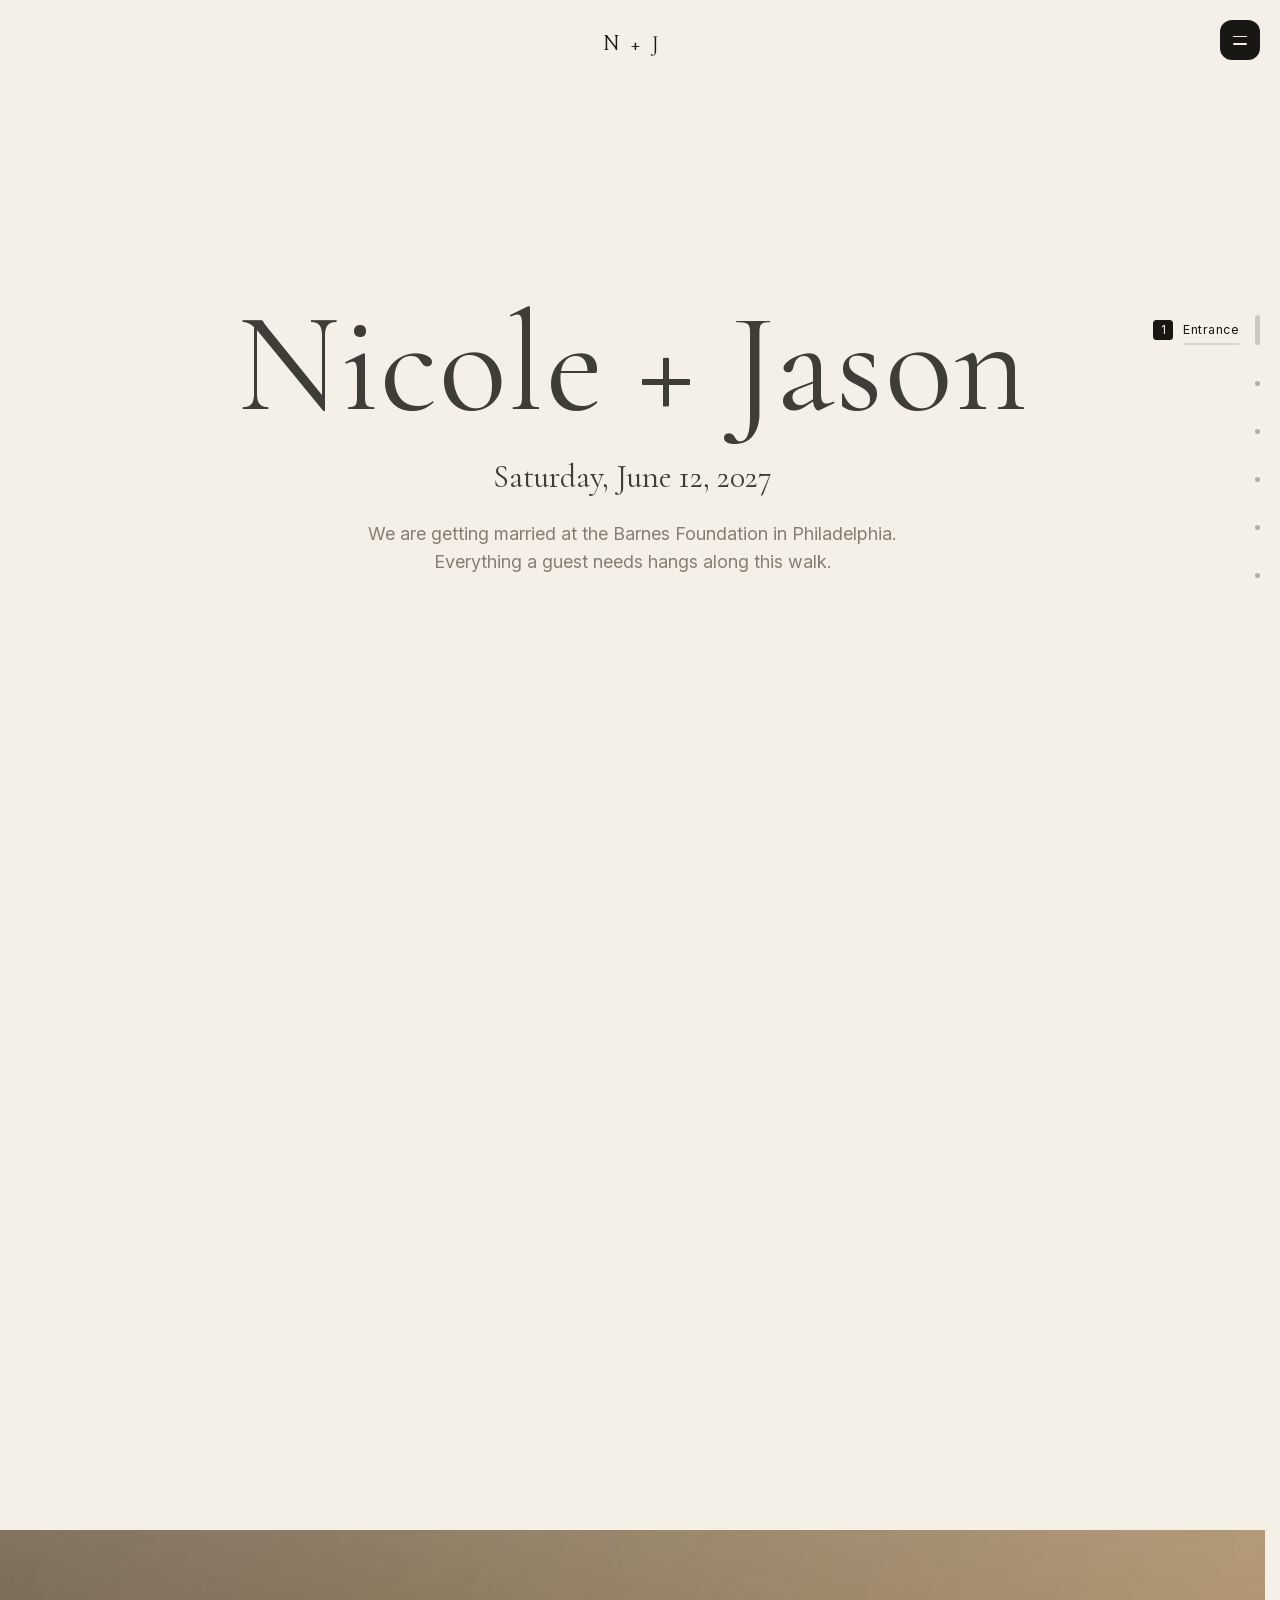
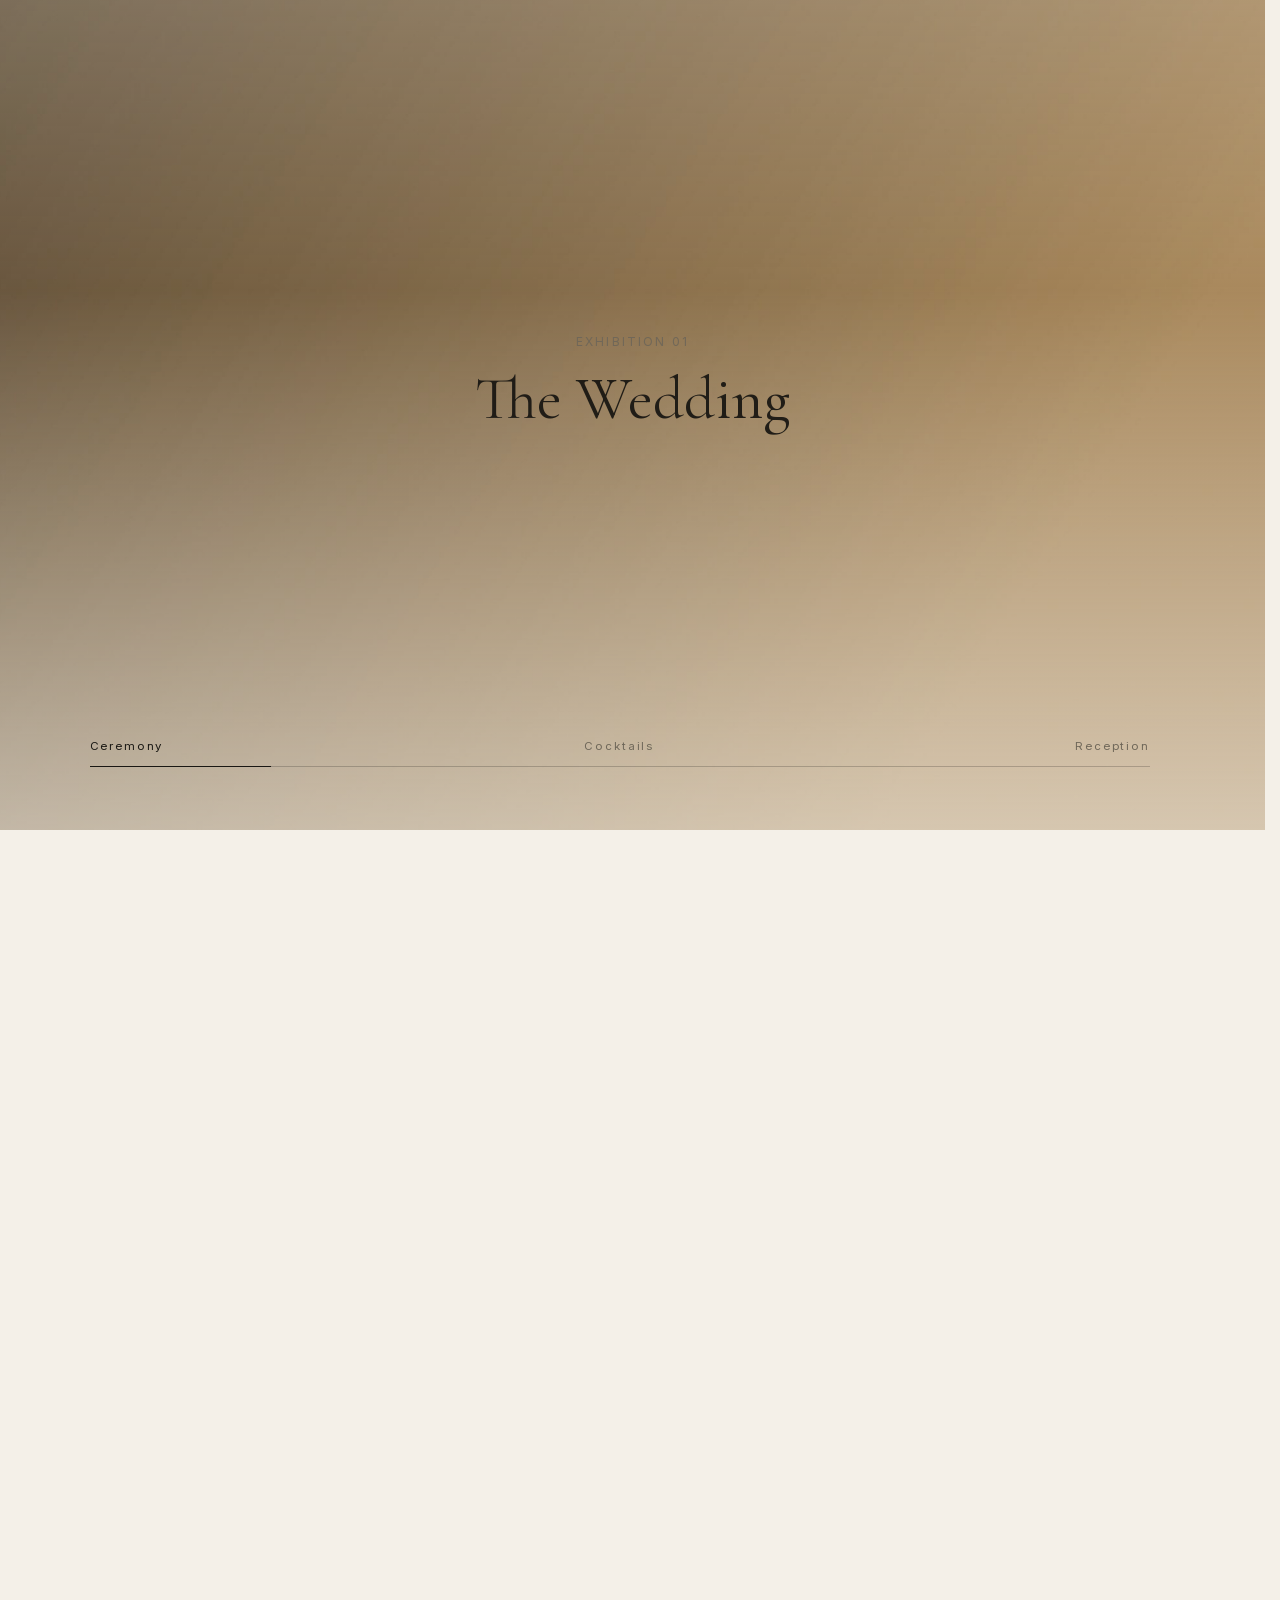
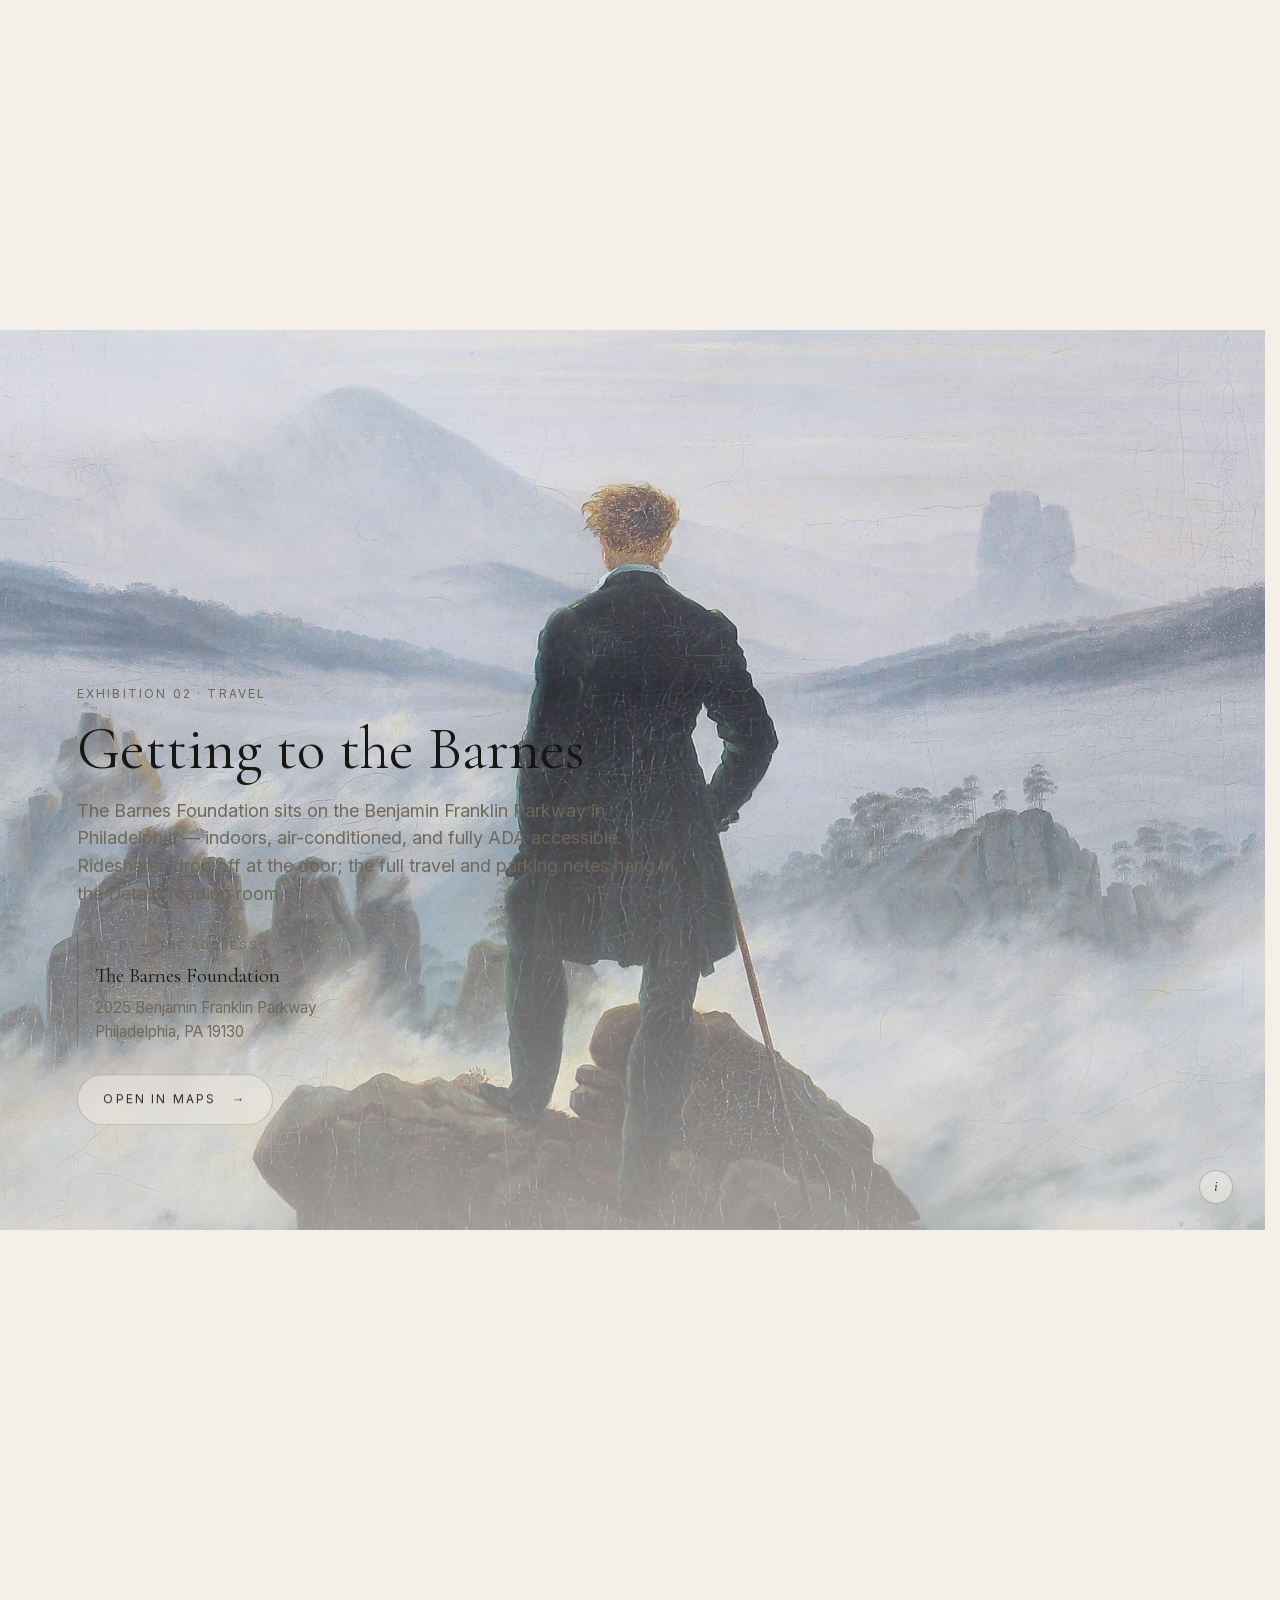
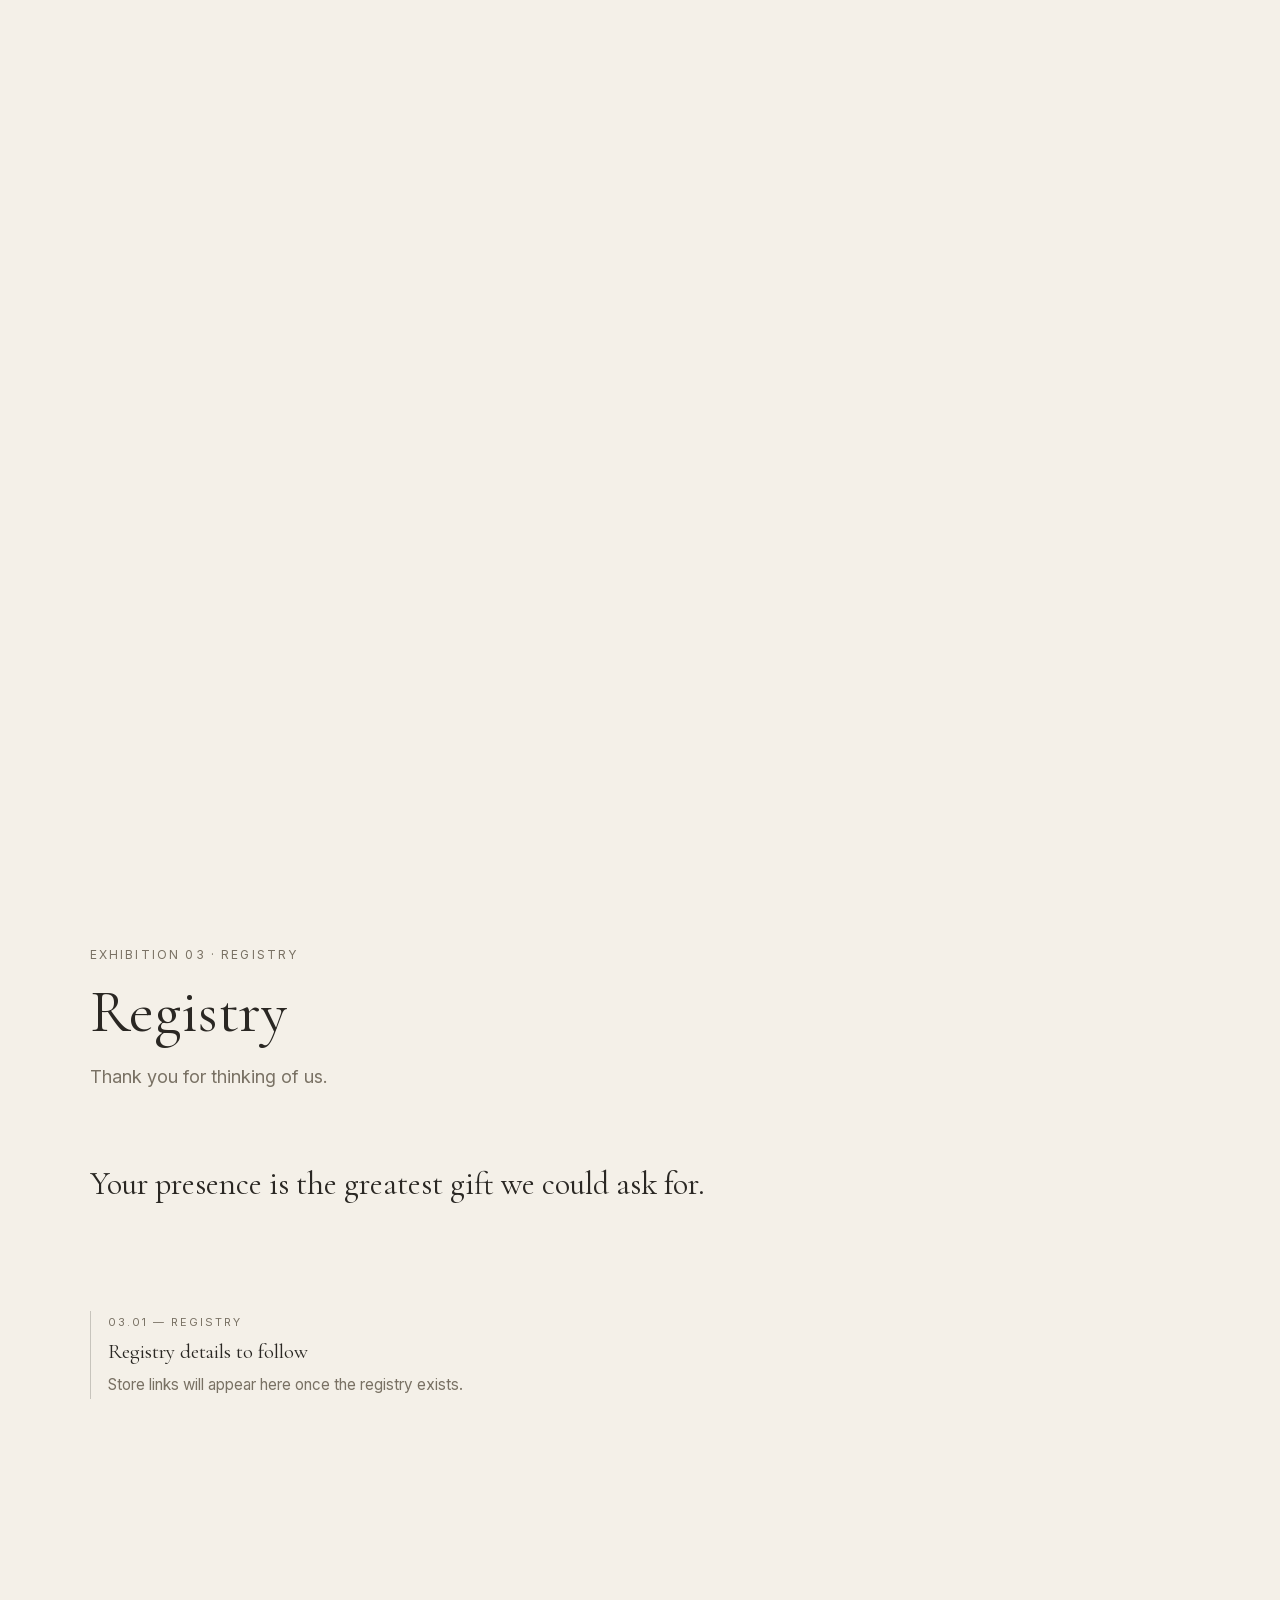
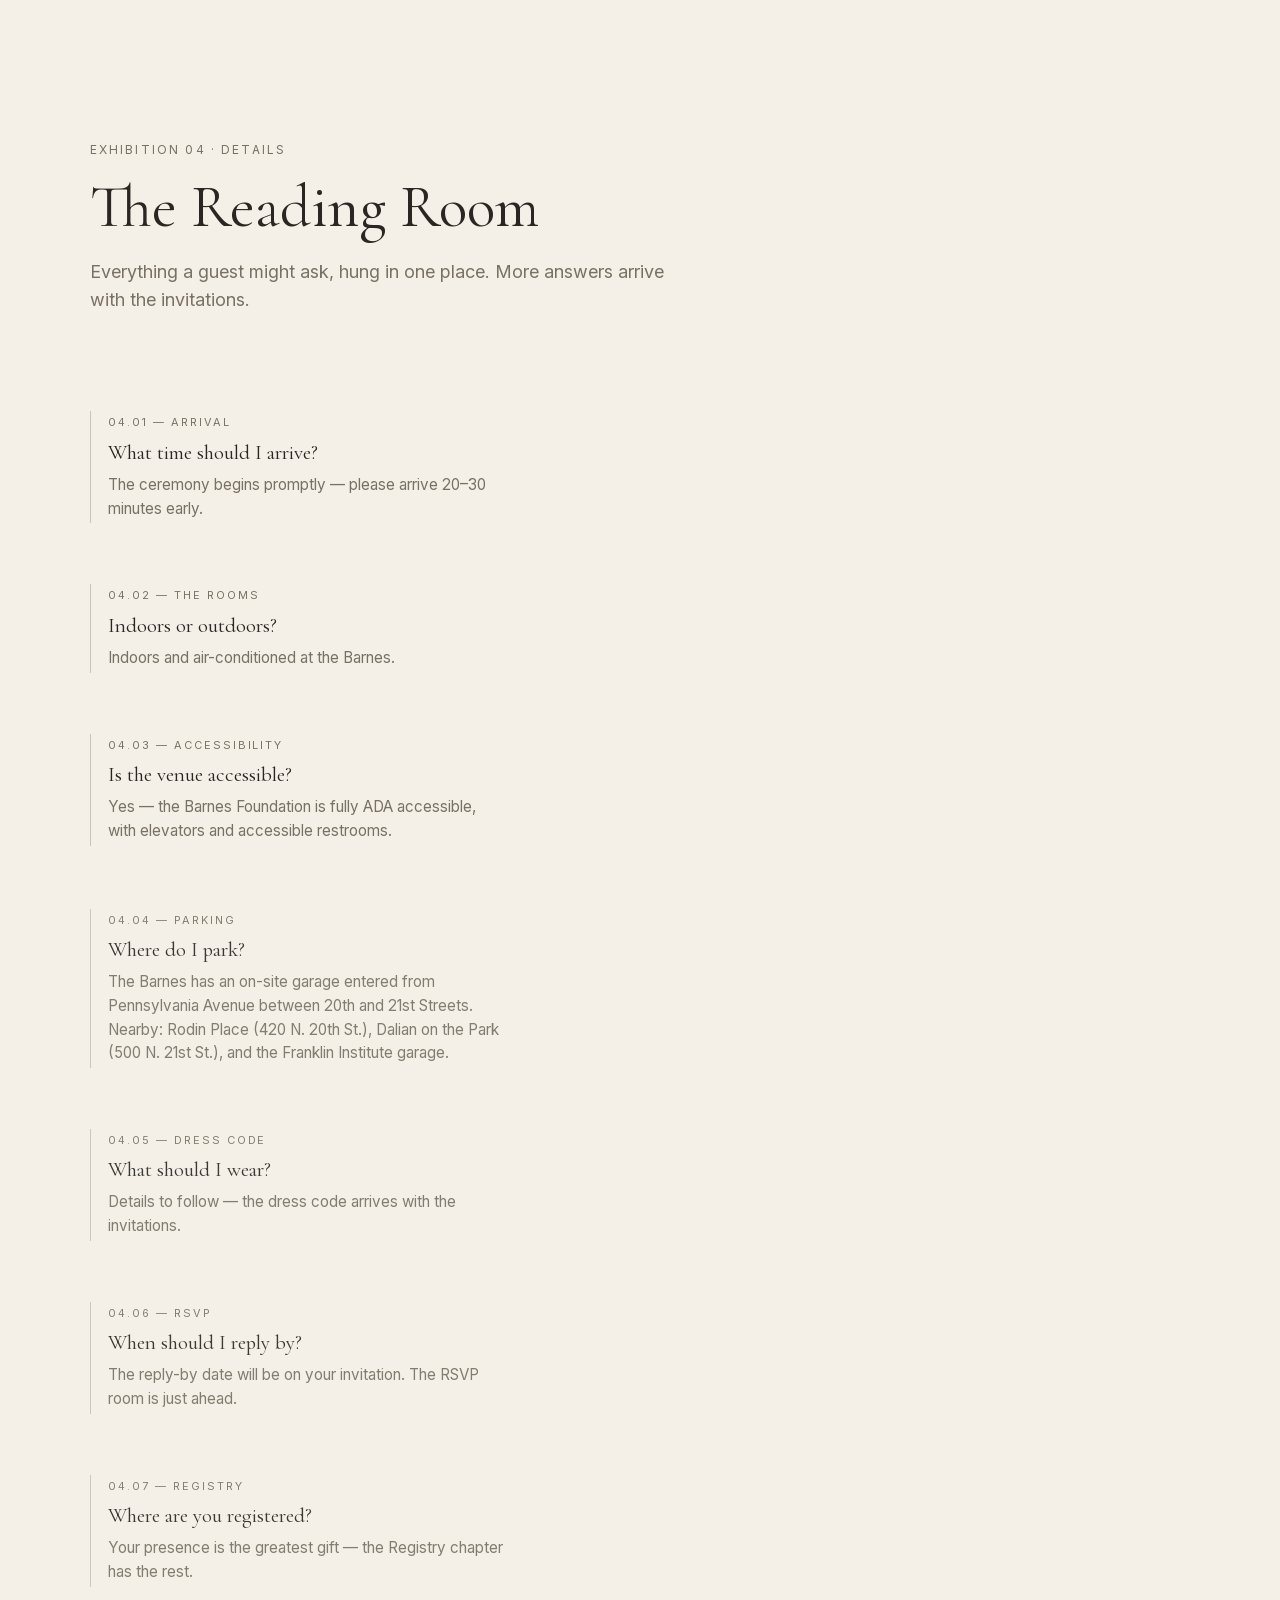
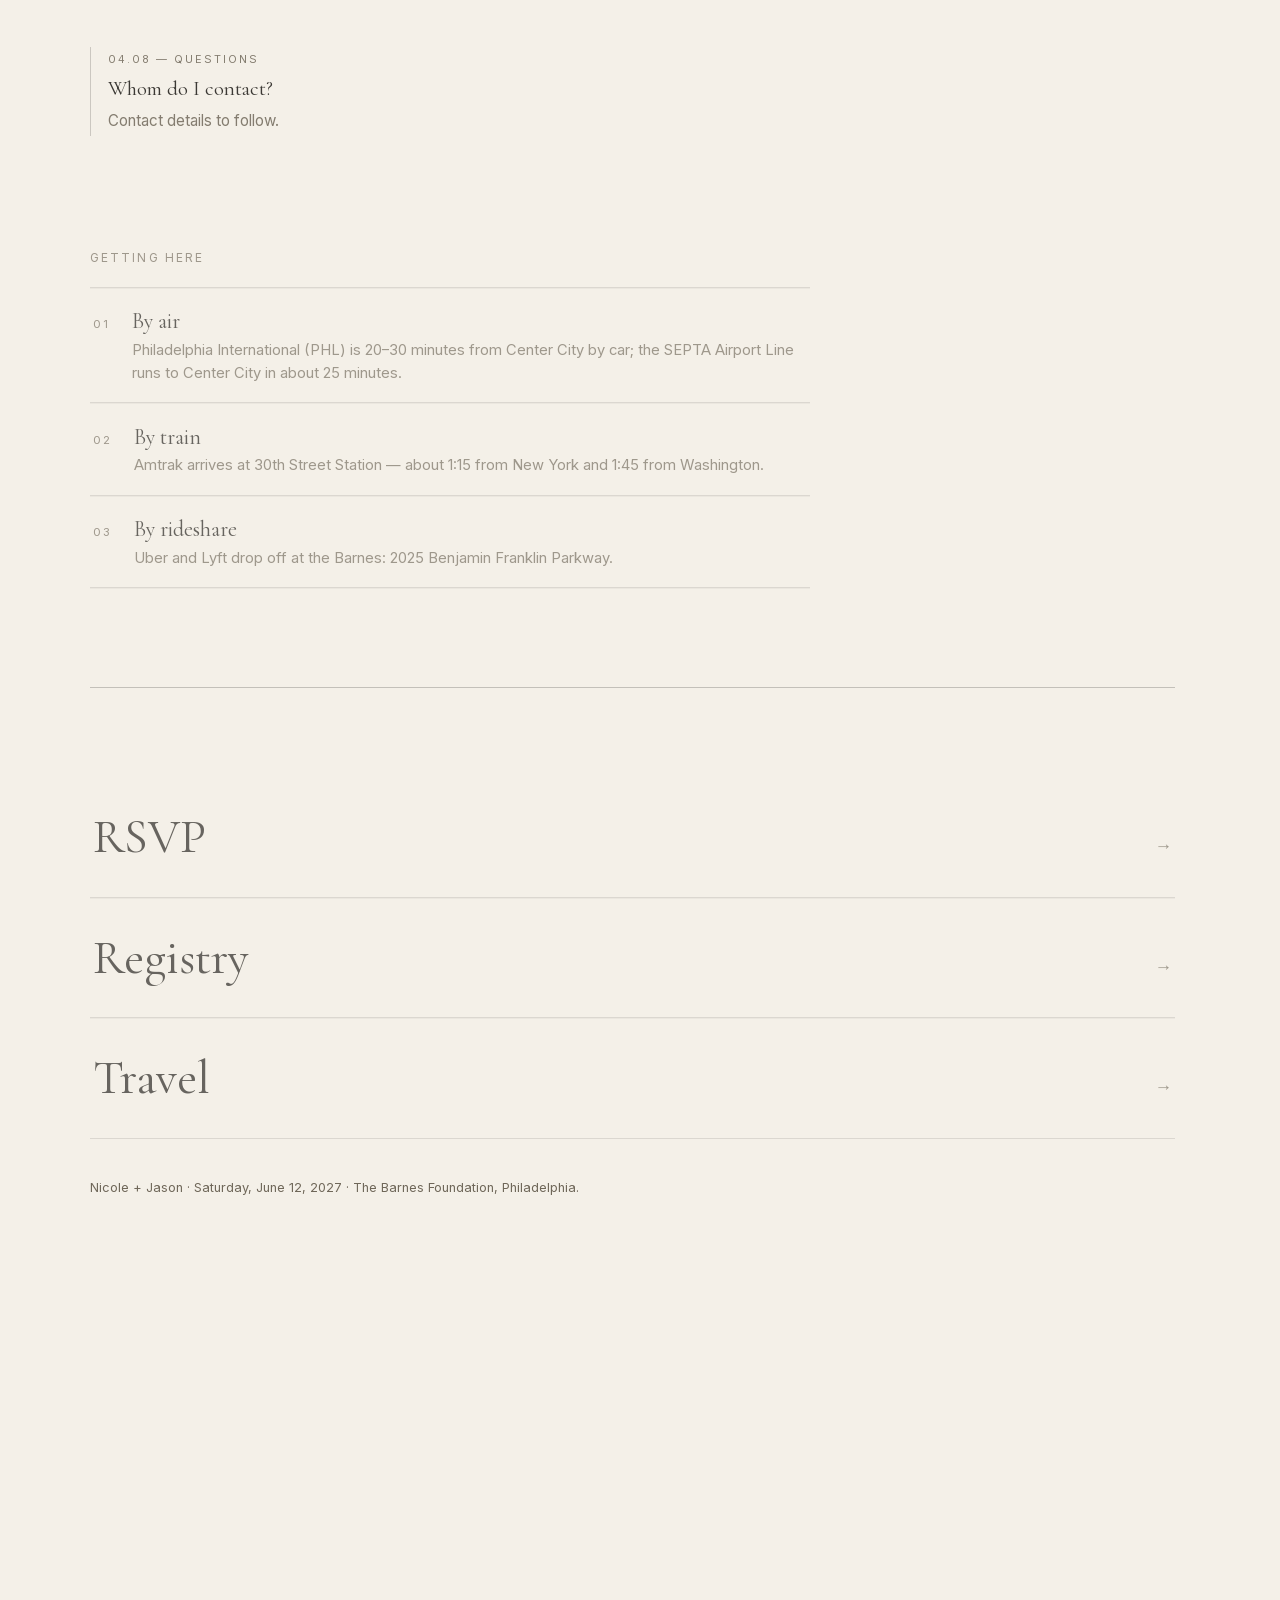
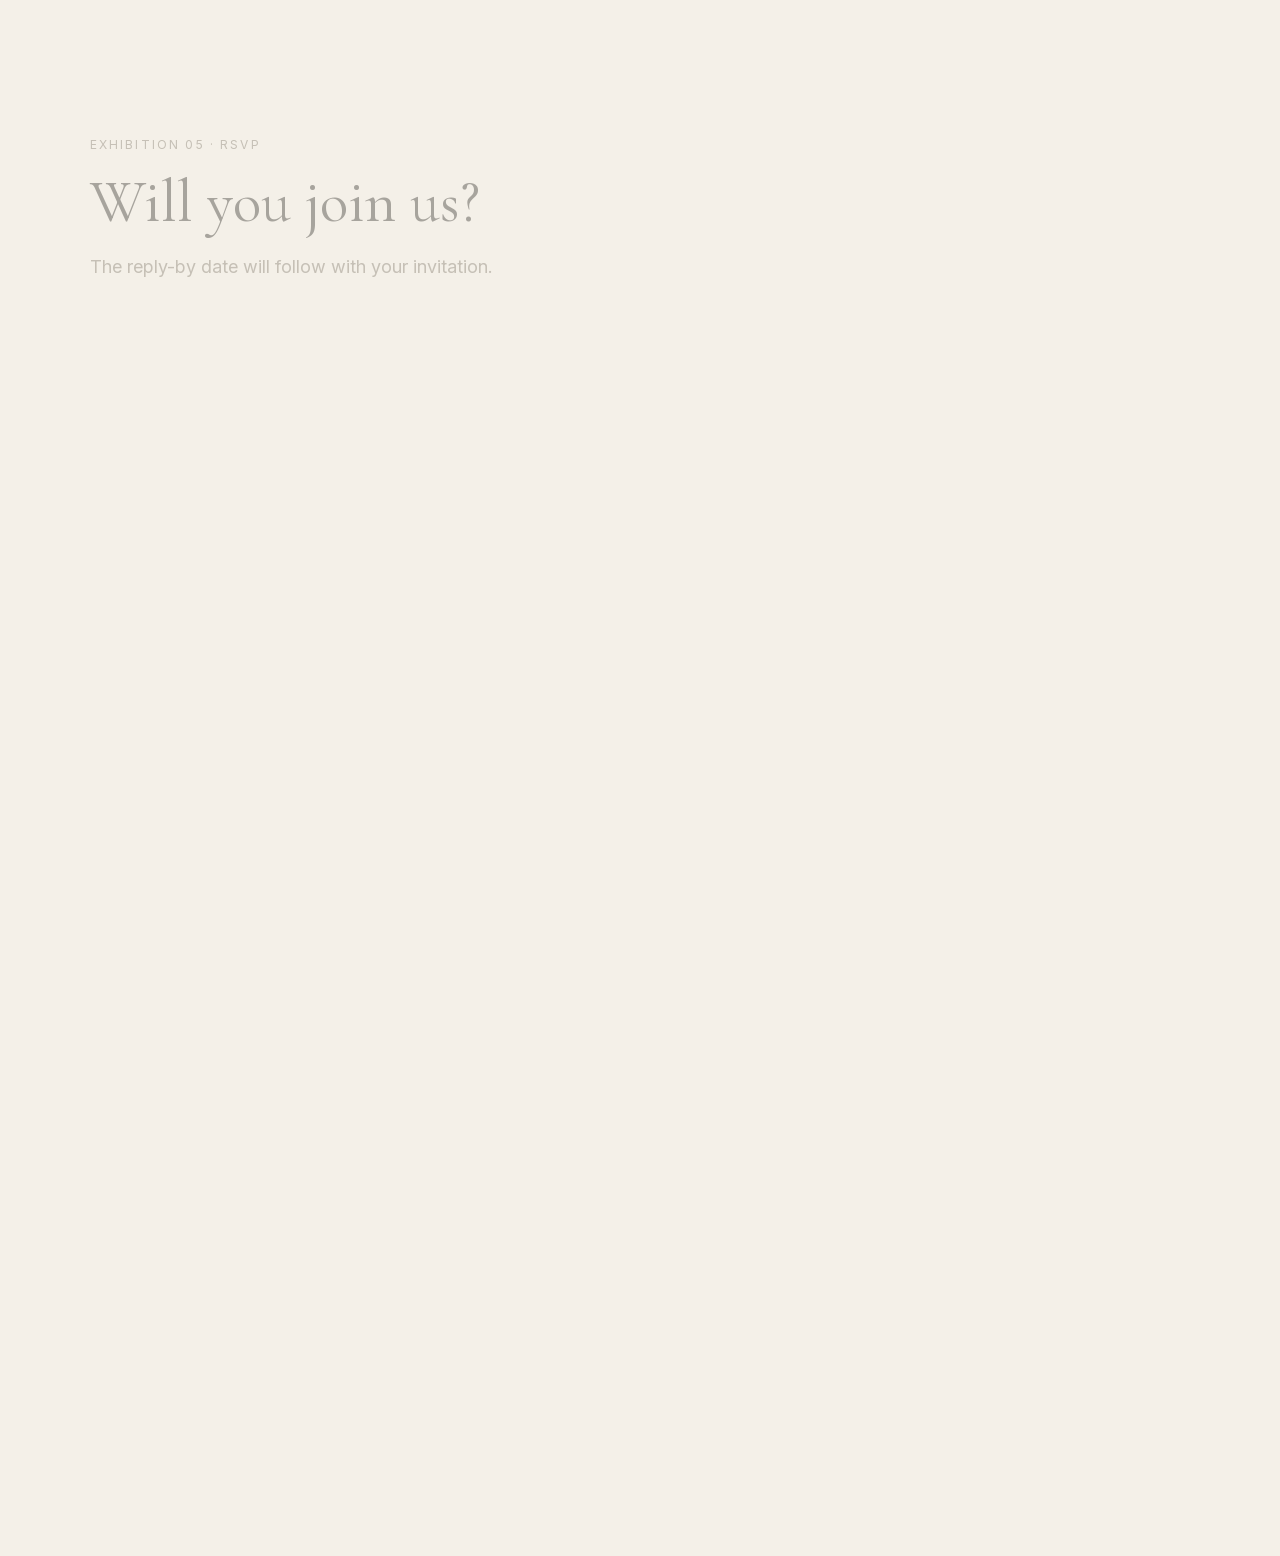
<file: index.html>
<!doctype html>
<html lang="en">
<head>
  <meta charset="utf-8">
  <meta name="viewport" content="width=device-width, initial-scale=1">
  <title>Nicole + Jason · The Wedding Exhibition</title>
  <meta name="description" content="Saturday, June 12, 2027 · The Barnes Foundation, Philadelphia">
  <meta name="robots" content="noindex, nofollow">

  <meta property="og:title" content="Nicole + Jason — June 12, 2027">
  <meta property="og:description" content="Join us at the Barnes Foundation, Philadelphia">
  <meta property="og:type" content="website">
  <meta property="og:url" content="https://grass.wedding/">
  <meta property="og:image" content="https://grass.wedding/assets/og/share.png">
  <meta property="og:image:width" content="2400">
  <meta property="og:image:height" content="1260">
  <meta name="twitter:card" content="summary_large_image">

  <link rel="icon" href="/assets/og/favicon.svg" type="image/svg+xml">
  <link rel="apple-touch-icon" href="/assets/og/apple-touch-icon.png">

  <link rel="preload" href="/assets/fonts/cormorant-garamond-400.woff2" as="font" type="font/woff2" crossorigin>
  <link rel="preload" href="/assets/fonts/inter-400.woff2" as="font" type="font/woff2" crossorigin>
  <link rel="stylesheet" href="/assets/fonts/fonts.css">
  <link rel="stylesheet" href="/styles/framework.css">

  <script src="/vendor/gsap.min.js" defer></script>
  <script src="/vendor/ScrollTrigger.min.js" defer></script>
  <script src="/vendor/lenis.min.js" defer></script>
  <script type="module" src="/js/main.js"></script>
</head>
<body>
  <div class="pageLoader" aria-hidden="true">
    <div class="pageLoader__mono">N + J</div>
    <div class="pageLoader__bar"><i></i></div>
  </div>

  <main><!-- chapters are rendered here by the engine --></main>

  <div class="landscapeWarning" aria-hidden="true">
    <p class="tBodyL">Please rotate your phone —<br>the exhibition hangs in portrait.</p>
  </div>

  <noscript>
    <div style="padding:14vh 8vw;max-width:640px">
      <p style="font-family:Georgia,serif;font-size:2rem;margin-bottom:1rem">Nicole + Jason</p>
      <p>Saturday, June 12, 2027 · The Barnes Foundation · Philadelphia.</p>
      <p style="margin-top:1rem">The full exhibition — travel, registry, details, and the RSVP form — needs JavaScript enabled.</p>
    </div>
  </noscript>
</body>
</html>
</file>
<file: assets/fonts/fonts.css>
@font-face {
  font-family: 'Cormorant Garamond';
  font-style: italic;
  font-weight: 400;
  font-display: swap;
  src: url('/assets/fonts/cormorant-garamond-400-italic.woff2') format('woff2');
}
@font-face {
  font-family: 'Cormorant Garamond';
  font-style: normal;
  font-weight: 300;
  font-display: swap;
  src: url('/assets/fonts/cormorant-garamond-300.woff2') format('woff2');
}
@font-face {
  font-family: 'Cormorant Garamond';
  font-style: normal;
  font-weight: 400;
  font-display: swap;
  src: url('/assets/fonts/cormorant-garamond-400.woff2') format('woff2');
}
@font-face {
  font-family: 'Cormorant Garamond';
  font-style: normal;
  font-weight: 500;
  font-display: swap;
  src: url('/assets/fonts/cormorant-garamond-500.woff2') format('woff2');
}
@font-face {
  font-family: 'Inter';
  font-style: normal;
  font-weight: 400;
  font-display: swap;
  src: url('/assets/fonts/inter-400.woff2') format('woff2');
}
@font-face {
  font-family: 'Inter';
  font-style: normal;
  font-weight: 500;
  font-display: swap;
  src: url('/assets/fonts/inter-500.woff2') format('woff2');
}
</file>
<file: styles/framework.css>
/* ============================================================
   FRAMEWORK — Tracing Art-style stage, chrome, and scenes.
   Chunk 1: everything here is content-agnostic.
   ============================================================ */

:root {
  /* night-gallery stage (Tracing Art mimicry) */
  --fw-bg: #0c0c0c;
  --fw-bg-raised: #161616;
  --fw-ink: #f4f1ea;
  --fw-ink-dim: #b9b4a9;
  --fw-hairline: rgba(244, 241, 234, 0.22);
  --fw-scrim: rgba(12, 12, 12, 0.55);
  --fw-veil-top: rgba(12, 12, 12, 0.35);
  --fw-veil-mid: rgba(12, 12, 12, 0.1);
  --fw-zoom-scrim: rgba(12, 12, 12, 0.72);
  --fw-glass: rgba(12, 12, 12, 0.4);
  --fw-overlay: rgba(8, 8, 8, 0.86);
  --fw-accent: #cbb27c;
  --fw-error: #e8a793;

  --fw-font-display: 'Cormorant Garamond', Georgia, serif;
  --fw-font-ui: 'Inter', Helvetica, Arial, sans-serif;

  --fw-z-nav: 40;
  --fw-z-panel: 60;
  --fw-z-ledger: 70;
  --fw-z-loader: 90;
}

html[data-palette='light'] {
  --fw-bg: #f4f0e8;
  --fw-bg-raised: #faf7f1;
  --fw-ink: #191713;
  --fw-ink-dim: #6f6759;
  --fw-hairline: rgba(25, 23, 19, 0.22);
  --fw-scrim: rgba(244, 240, 232, 0.62);
  --fw-veil-top: rgba(244, 240, 232, 0.28);
  --fw-veil-mid: rgba(244, 240, 232, 0.06);
  --fw-zoom-scrim: rgba(244, 240, 232, 0.78);
  --fw-glass: rgba(244, 240, 232, 0.5);
  --fw-overlay: rgba(236, 231, 221, 0.92);
  --fw-accent: #7a6a3f;
  --fw-error: #8f3b26;
}

* { box-sizing: border-box; margin: 0; padding: 0; }

html { overflow-x: clip; scrollbar-gutter: stable; }
body {
  overflow-x: clip;
  background: var(--fw-bg);
  color: var(--fw-ink);
  font-family: var(--fw-font-ui);
  font-size: 16px;
  line-height: 1.55;
  -webkit-font-smoothing: antialiased;
}

img { max-width: 100%; display: block; }
button { font: inherit; color: inherit; background: none; border: 0; cursor: pointer; }
a { color: inherit; }

:focus-visible { outline: 2px solid var(--fw-ink); outline-offset: 3px; }

/* ---------- type scale (mimics textH1/H2, textBody*, textLabel*) ---------- */
.tH1 { font-family: var(--fw-font-display); font-weight: 400; font-size: clamp(3.4rem, 11vw, 9.5rem); line-height: 0.98; letter-spacing: 0.01em; }
.tH2 { font-family: var(--fw-font-display); font-weight: 400; font-size: clamp(2rem, 5vw, 3.75rem); line-height: 1.05; }
.tBodyL { font-family: var(--fw-font-display); font-weight: 400; font-size: clamp(1.35rem, 2.6vw, 2rem); line-height: 1.3; }
.tBody { font-size: clamp(1rem, 1.4vw, 1.125rem); color: var(--fw-ink-dim); max-width: 34em; }
.tLabel { font-size: 0.75rem; letter-spacing: 0.18em; text-transform: uppercase; color: var(--fw-ink-dim); }

/* ---------- loader ---------- */
.pageLoader {
  position: fixed; inset: 0; z-index: var(--fw-z-loader);
  background: var(--fw-bg);
  display: flex; flex-direction: column; align-items: center; justify-content: center; gap: 1.2rem;
  transition: opacity 0.7s ease, visibility 0.7s;
}
.pageLoader.is-done { opacity: 0; visibility: hidden; }
.pageLoader__mono { font-family: var(--fw-font-display); font-size: 2rem; letter-spacing: 0.12em; }
.pageLoader__bar { width: 120px; height: 1px; background: var(--fw-hairline); overflow: hidden; }
.pageLoader__bar i { display: block; height: 100%; width: 100%; background: var(--fw-ink); transform: scaleX(0); transform-origin: left; transition: transform 0.5s ease; }

/* ---------- persistent chrome ---------- */
.chrome { position: fixed; z-index: var(--fw-z-nav); }
/* soft halo in the wall color keeps chrome legible over any image */
.chrome a, .chrome button, .readout__title { text-shadow: 0 0 14px var(--fw-bg), 0 0 4px var(--fw-bg); }

.chrome--brand { top: clamp(16px, 3vh, 28px); left: clamp(16px, 3vw, 32px); }
.chrome--brand a { font-family: var(--fw-font-display); font-size: 1.25rem; letter-spacing: 0.14em; text-decoration: none; }

/* hamburger menu button — 40px rounded square, two bars (ref: nav__btnAbout) */
.btnMenu {
  position: fixed; top: 20px; right: 20px; z-index: var(--fw-z-nav);
  width: 40px; height: 40px;
  display: flex; flex-direction: column; align-items: center; justify-content: center;
}
.btnMenu::before {
  content: ''; position: absolute; inset: 0;
  background: var(--fw-ink); border-radius: 12px;
  transition: transform 0.8s cubic-bezier(0.215, 0.61, 0.355, 1);
}
.btnMenu:hover::before { transform: scale(1.1); }
.btnMenu hr { position: relative; border: 0; width: 36%; height: 1.5px; border-radius: 1px; background: var(--fw-bg); }
.btnMenu hr:first-child { margin-bottom: 6px; }

/* right rail — 5px dots; active dot stretches to a 30px progress pill;
   title + number badge appear beside the active/hovered dot (ref: navChapter/navDots) */
.railNav {
  position: fixed; right: 0; top: 0; height: 100%; z-index: var(--fw-z-nav);
  display: flex; flex-direction: column; align-items: flex-end; justify-content: center;
  padding-right: 20px; pointer-events: none;
}
.railChapter {
  pointer-events: auto;
  display: flex; align-items: center; gap: 16px;
  padding: 14px 0;
}
.railChapter__titleWrap {
  display: flex; align-items: center; gap: 10px;
  opacity: 0; transform: translateX(8px);
  transition: opacity 0.35s, transform 0.4s cubic-bezier(0.25, 0.46, 0.45, 0.94);
}
.railChapter:hover .railChapter__titleWrap,
.railChapter.is-active .railChapter__titleWrap { opacity: 1; transform: none; }
.indexNumber {
  display: inline-flex; align-items: center; justify-content: center;
  width: 20px; height: 20px; flex: none;
  border: 1px solid color-mix(in srgb, var(--fw-ink) 12%, transparent);
  border-radius: 3px; font-size: 12px; color: var(--fw-ink-dim);
}
.railChapter.is-active .indexNumber { background: var(--fw-ink); color: var(--fw-bg); border-color: var(--fw-ink); }
.railChapter__title {
  position: relative; font-size: 12.5px; letter-spacing: 0.04em; color: var(--fw-ink);
  text-shadow: 0 0 10px var(--fw-bg);
}
.railChapter__progress {
  position: absolute; left: 0; right: 0; bottom: -5px; height: 2px;
  background: color-mix(in srgb, var(--fw-ink) 12%, transparent); display: block;
}
.railChapter__progress b { position: absolute; inset: 0; background: var(--fw-ink); transform: scaleX(0); transform-origin: left center; display: block; }
.railChapter__dot {
  width: 5px; height: 5px; flex: none; border-radius: 10px;
  background: color-mix(in srgb, var(--fw-ink) 30%, transparent);
  overflow: hidden; position: relative;
  transition: height 0.4s cubic-bezier(0.25, 0.46, 0.45, 0.94), background 0.3s;
}
.railChapter.is-done .railChapter__dot { background: var(--fw-ink); }
.railChapter.is-active .railChapter__dot { height: 30px; background: color-mix(in srgb, var(--fw-ink) 18%, transparent); }
.railChapter__dot i { position: absolute; inset: 0; background: var(--fw-ink); transform: scaleY(0); transform-origin: top center; display: block; }

/* floating card panels anchored to the corners (ref: navPanel — 508px card,
   right 15px, Exhibitions bottom / About top, dividers at 5%, small footer) */
.navPanel {
  position: fixed; right: 15px; z-index: var(--fw-z-panel);
  width: min(508px, calc(100vw - 30px));
  background: var(--fw-bg-raised); border-radius: 16px;
  box-shadow: 0 24px 70px rgba(0, 0, 0, 0.28);
  opacity: 0; transform: translateY(10px) scale(0.985); pointer-events: none;
  transition: opacity 0.35s, transform 0.45s cubic-bezier(0.215, 0.61, 0.355, 1);
}
.navPanel--chapters { bottom: 15px; transform-origin: bottom center; }
.navPanel--about { top: 15px; transform-origin: top center; }
.navPanel.is-open { opacity: 1; transform: none; pointer-events: auto; }
.navPanel__inner { position: relative; padding: 30px 40px; }
.navPanel__close { position: absolute; top: 14px; right: 18px; font-size: 1.4rem; line-height: 1; color: var(--fw-ink-dim); }
.navPanel__close:hover { color: var(--fw-ink); }
.navPanel__heading { margin-bottom: 1.1rem; }
.navPanel__chapters { list-style: none; }
.navPanel__chapters a {
  display: flex; align-items: center; gap: 14px;
  padding: 0.95rem 0.1rem; text-decoration: none;
}
.navPanel__chapters a .ttl { font-family: var(--fw-font-display); font-size: 1.45rem; }
.navPanel__chapters a:hover .ttl { color: var(--fw-accent); }
.navPanel__chapters li.is-current .indexNumber { background: var(--fw-ink); color: var(--fw-bg); border-color: var(--fw-ink); }
.navPanel__divider { height: 1px; background: currentColor; opacity: 0.05; }
.navPanel__aboutLink { margin-top: 1rem; font-size: 0.8rem; color: var(--fw-ink-dim); padding: 6px 0; }
.navPanel__aboutLink:hover { color: var(--fw-ink); }
.navPanel__description { margin-top: 0.4rem; }
.navPanel__description p { margin-bottom: 1rem; color: var(--fw-ink-dim); line-height: 1.4; }
.navPanel__footer { display: flex; flex-direction: column; gap: 6px; padding-top: 26px; }
.navPanel__mono { font-family: var(--fw-font-display); letter-spacing: 0.12em; }
.navPanel__copyright { font-size: 10px; opacity: 0.5; }
.navPanel__backdrop {
  position: fixed; inset: 0; z-index: calc(var(--fw-z-panel) - 1);
  background: rgba(0, 0, 0, 0.25);
  opacity: 0; visibility: hidden; transition: opacity 0.4s, visibility 0.4s;
}
.navPanel__backdrop.is-open { opacity: 1; visibility: visible; }

/* ---------- chapters / stages ---------- */
.chapter { position: relative; }
.chapter--sticky { min-height: var(--h, 200vh); }
.stage {
  position: sticky; top: 0;
  height: 100vh; height: 100svh;
  overflow: clip;
  display: grid;
}
.stage > * { grid-area: 1 / 1; }

.bgMedia { position: relative; overflow: clip; }
/* absolute fill so a portrait image can never stretch the stage's grid row */
.bgMedia img { position: absolute; inset: 0; width: 100%; height: 100%; object-fit: cover; will-change: transform; }
.bgMedia::after { content: ''; position: absolute; inset: 0; background: linear-gradient(180deg, var(--fw-veil-top), var(--fw-veil-mid) 40%, var(--fw-scrim)); }

/* intro — reference landing: centered mark, title, subtitle, framing line */
.intro__mono { position: absolute; top: clamp(16px, 3vh, 28px); left: 0; right: 0; text-align: center; font-family: var(--fw-font-display); font-size: 1.35rem; letter-spacing: 0.16em; }
.intro__inner { display: flex; flex-direction: column; align-items: center; justify-content: center; text-align: center; gap: 1.4rem; padding: 0 6vw; }
.intro__names { max-width: 10em; }
.intro__subtitle { color: var(--fw-ink); }
.intro__framing { margin: 0 auto; max-width: 30em; text-align: center; }
.intro__hint { position: absolute; bottom: clamp(18px, 5vh, 44px); left: 0; right: 0; display: flex; justify-content: center; }
.scrollDown {
  font-size: 0.75rem; letter-spacing: 0.18em; text-transform: uppercase;
  border: 1px solid var(--fw-hairline); border-radius: 999px;
  padding: 0.85rem 1.6rem; background: var(--fw-glass); backdrop-filter: blur(6px);
  transition: border-color 0.3s;
}
.scrollDown:hover { border-color: var(--fw-ink); }

/* corner brand hides on the landing (the intro's centered mark stands in),
   fades in once the walk begins — the reference's center→corner logo move */
.chrome--brand { opacity: 0; pointer-events: none; transition: opacity 0.45s ease; }
.chrome--brand.is-visible { opacity: 1; pointer-events: auto; }

/* museum credit line on zoom artwork */
.zoom__credit { position: absolute; left: 0; right: 0; bottom: clamp(14px, 3vh, 26px); margin: 0 auto; text-align: center; font-size: 0.68rem; letter-spacing: 0.08em; color: var(--fw-ink-dim); max-width: 64ch; text-shadow: 0 0 10px var(--fw-bg); }

/* bgRoom wall text + object label */
.wallText { align-self: end; justify-self: start; padding: 0 clamp(20px, 6vw, 84px) clamp(56px, 12vh, 120px); position: relative; }
.wallText .tLabel { margin-bottom: 0.9rem; }
.wallText .tH2 { margin-bottom: 1rem; max-width: 12em; }
.objLabel {
  border-left: 1px solid var(--fw-hairline);
  padding: 0.2rem 0 0.2rem 1.1rem;
  margin-top: 1.6rem; max-width: 26em;
}
.objLabel .kicker { font-size: 0.68rem; letter-spacing: 0.18em; text-transform: uppercase; color: var(--fw-ink-dim); }
.objLabel .title { font-family: var(--fw-font-display); font-size: 1.3rem; margin: 0.35rem 0 0.25rem; }
.objLabel p { font-size: 0.95rem; color: var(--fw-ink-dim); }

/* steps passage */
.steps__blocks { position: relative; align-self: center; justify-self: start; padding: 0 clamp(20px, 7vw, 100px); width: min(640px, 92vw); }
.stepBlock { position: absolute; inset: auto 0 auto 0; padding: 0 clamp(20px, 7vw, 100px); opacity: 0; transform: translateY(24px); }
.stepBlock .tLabel { margin-bottom: 0.8rem; }
.stepBlock .tH2 { margin-bottom: 0.9rem; }
.timelineBar { position: absolute; left: clamp(20px, 7vw, 100px); right: clamp(64px, 9vw, 130px); bottom: clamp(24px, 7vh, 64px); }
.timelineBar__years { display: flex; justify-content: space-between; margin-bottom: 10px; }
.timelineBar__years span { font-size: 0.72rem; letter-spacing: 0.16em; color: var(--fw-ink-dim); transition: color 0.3s; }
.timelineBar__years span.is-on { color: var(--fw-ink); }
.timelineBar__line { height: 1px; background: var(--fw-hairline); }
.timelineBar__line i { display: block; height: 100%; background: var(--fw-ink); transform: scaleX(0); transform-origin: left; }

/* zoom */
.zoom__wrap { overflow: clip; }
.zoom__wrap img { width: 100%; height: 100%; object-fit: cover; will-change: transform; }
.zoom__scrim { background: radial-gradient(120% 90% at 50% 45%, transparent 30%, var(--fw-zoom-scrim) 100%); opacity: 0; }
.zoom__caption { align-self: end; justify-self: center; text-align: center; padding-bottom: clamp(48px, 11vh, 110px); opacity: 0; transform: translateY(24px); }
.zoom__caption .tH2 { margin: 0.6rem 0; }

/* pair */
.pair__inner { display: grid; grid-template-columns: 1fr 1fr; gap: clamp(16px, 4vw, 56px); align-items: center; justify-items: center; padding: 0 clamp(20px, 8vw, 120px); }
.pair__fig { width: min(34vw, 340px); }
.pair__fig figure { background: var(--fw-bg-raised); padding: 10px 10px 14px; box-shadow: 0 24px 60px rgba(0, 0, 0, 0.45); }
.pair__fig img { aspect-ratio: 4 / 5; object-fit: cover; }
.pair__fig figcaption { font-size: 0.72rem; letter-spacing: 0.16em; text-transform: uppercase; color: var(--fw-ink-dim); text-align: center; padding-top: 10px; }
.pair__text { position: absolute; left: 0; right: 0; text-align: center; padding: 0 8vw; }
.pair__text--start { top: clamp(64px, 13vh, 130px); }
.pair__text--end { bottom: clamp(88px, 18vh, 170px); opacity: 0; }
.pair__ledgerBtn {
  position: absolute; bottom: clamp(22px, 6vh, 56px); left: 50%; transform: translateX(-50%);
  font-size: 0.72rem; letter-spacing: 0.2em; text-transform: uppercase;
  border: 1px solid var(--fw-hairline); padding: 0.85rem 1.5rem; border-radius: 999px;
  background: var(--fw-glass); backdrop-filter: blur(6px);
}
.pair__ledgerBtn:hover { border-color: var(--fw-ink); }

/* ledger overlay */
.ledger {
  position: fixed; inset: 0; z-index: var(--fw-z-ledger);
  background: var(--fw-overlay);
  display: grid; place-items: center; padding: 4vh 4vw;
  opacity: 0; visibility: hidden; transition: opacity 0.4s, visibility 0.4s;
}
.ledger.is-open { opacity: 1; visibility: visible; }
.ledger__inner { max-width: min(640px, 94vw); max-height: 88vh; display: flex; flex-direction: column; gap: 14px; }
.ledger__inner img { max-height: 72vh; object-fit: contain; box-shadow: 0 30px 90px rgba(0, 0, 0, 0.6); }
.ledger__caption { font-size: 0.9rem; color: var(--fw-ink-dim); text-align: center; }
.ledger__close { align-self: center; font-size: 0.72rem; letter-spacing: 0.2em; text-transform: uppercase; border: 1px solid var(--fw-hairline); padding: 0.7rem 1.4rem; border-radius: 999px; }

/* chapter title card (each exhibition opens with its own introTitle moment) */
.titleCard { align-self: center; justify-self: center; text-align: center; padding: 0 6vw; }
.titleCard .tLabel { margin-bottom: 1rem; }

/* breakout CTA (reference: breakoutBtn — external "explore" pill) */
.breakoutBtn {
  display: inline-flex; align-items: center; gap: 1rem;
  margin-top: 1.6rem; padding: 0.95rem 1.6rem;
  border: 1px solid var(--fw-hairline); border-radius: 999px;
  font-size: 0.75rem; letter-spacing: 0.18em; text-transform: uppercase;
  text-decoration: none; background: var(--fw-glass); backdrop-filter: blur(6px);
  transition: border-color 0.3s;
}
.breakoutBtn:hover { border-color: var(--fw-ink); }
.breakoutBtn__arrow { transition: transform 0.3s; }
.breakoutBtn:hover .breakoutBtn__arrow { transform: translateX(5px); }

/* image credit ring button + fixed credits popup (reference: minBtnRing + creditsPopup) */
.creditBtn {
  position: absolute; right: clamp(16px, 3vw, 32px); bottom: clamp(14px, 3vh, 26px);
  width: 34px; height: 34px; border-radius: 50%;
  border: 1px solid var(--fw-hairline); background: var(--fw-glass); backdrop-filter: blur(6px);
  font-family: var(--fw-font-display); font-style: italic; font-size: 0.95rem;
  display: grid; place-items: center; align-self: end; justify-self: end;
  transition: border-color 0.3s;
}
.creditBtn:hover { border-color: var(--fw-ink); }
.creditsPopup {
  position: fixed; right: 2rem; bottom: 2rem; z-index: var(--fw-z-ledger);
  max-width: min(360px, calc(100vw - 4rem));
  background: var(--fw-bg-raised); border: 1px solid var(--fw-hairline);
  padding: 1.2rem 2.6rem 1.2rem 1.4rem;
  box-shadow: 0 24px 60px rgba(0, 0, 0, 0.35);
  opacity: 0; transform: translateY(8px); pointer-events: none;
  transition: opacity 0.3s, transform 0.3s;
}
.creditsPopup.is-open { opacity: 1; transform: none; pointer-events: auto; }
.creditsPopup__text { font-size: 0.82rem; color: var(--fw-ink-dim); }
.creditsPopup__close { position: absolute; top: 6px; right: 10px; font-size: 1.1rem; }

/* numbered data list + continuation ellipsis (reference: stepList/textListItem + ellipsis) */
.dataList { max-width: 720px; margin-bottom: clamp(70px, 12vh, 150px); }
.dataList__title { margin-bottom: 1.2rem; }
.dataList ol { list-style: none; }
.dataList li { display: flex; gap: 1.4rem; align-items: baseline; padding: 1.1rem 0.2rem; border-top: 1px solid var(--fw-hairline); }
.dataList li:last-child { border-bottom: 1px solid var(--fw-hairline); }
.dataList .num { font-size: 0.72rem; letter-spacing: 0.16em; color: var(--fw-ink-dim); }
.dataList .itemTitle { font-family: var(--fw-font-display); font-size: 1.35rem; }
.dataList .itemSub { font-size: 0.92rem; color: var(--fw-ink-dim); }
.ellipsis { display: flex; gap: 5px; width: fit-content; margin: 1.1rem 0 0 0.2rem; padding: 0.55rem 0.8rem; border-radius: 2rem; background: color-mix(in srgb, var(--fw-ink) 8%, transparent); }
.ellipsis i { width: 4px; height: 4px; border-radius: 50%; background: var(--fw-ink); opacity: 0.7; }

/* closing line before the footer (reference: finalText) */
.finalText { text-align: center; margin: 0 auto clamp(70px, 12vh, 150px); max-width: 14em; }

/* reading room */
.chapter--reading, .chapter--rsvp { padding: clamp(90px, 16vh, 180px) clamp(20px, 7vw, 110px) 0; }
.reading__head { max-width: 720px; margin-bottom: clamp(40px, 8vh, 90px); }
.reading__head .tLabel { margin-bottom: 1rem; }
.reading__head .tH2 { margin-bottom: 1.2rem; }
.reading__note { max-width: 22em; margin-bottom: clamp(50px, 9vh, 110px); }
.reading__labels { display: grid; gap: 2.2rem; max-width: 720px; margin-bottom: clamp(70px, 12vh, 150px); }

/* data-list rows that link out (registry stores) */
.dataList__link { display: inline-flex; align-items: baseline; gap: 0.9rem; text-decoration: none; }
.dataList__link .linkLabel { font-size: 0.72rem; letter-spacing: 0.18em; text-transform: uppercase; color: var(--fw-ink-dim); transition: color 0.3s; }
.dataList__link:hover .itemTitle { color: var(--fw-accent); }
.dataList__link:hover .linkLabel { color: var(--fw-ink); }

/* footer */
.footer { border-top: 1px solid var(--fw-hairline); padding: clamp(50px, 9vh, 100px) 0 clamp(90px, 14vh, 160px); }
.footer__list { list-style: none; }
.footer__list li { border-bottom: 1px solid var(--fw-hairline); }
.footer__list a {
  display: flex; justify-content: space-between; align-items: baseline;
  text-decoration: none; padding: 1.4rem 0.2rem;
}
.footer__list a .ttl { font-family: var(--fw-font-display); font-size: clamp(1.9rem, 4.5vw, 3rem); }
.footer__list a .arrow { font-size: 1.1rem; color: var(--fw-ink-dim); transition: transform 0.3s, color 0.3s; }
.footer__list a:hover .arrow { transform: translateX(6px); color: var(--fw-ink); }
.footer__colophon { margin-top: 3rem; font-size: 0.8rem; color: var(--fw-ink-dim); max-width: 44em; }
.followPreview {
  position: fixed; z-index: 30; width: 210px; aspect-ratio: 3 / 2; pointer-events: none;
  opacity: 0; transform: scale(0.92); transition: opacity 0.25s, transform 0.25s;
  overflow: clip; box-shadow: 0 20px 50px rgba(0, 0, 0, 0.5);
}
.followPreview img { width: 100%; height: 100%; object-fit: cover; }
.followPreview.is-on { opacity: 1; transform: scale(1); }

/* ---------- rsvp (title-card moment, then a normal-flow form) ---------- */
.rsvp__card {
  min-height: 52svh;
  display: flex; flex-direction: column; justify-content: center;
  max-width: 720px; margin-bottom: clamp(40px, 8vh, 90px);
}
.rsvp__card .tLabel { margin-bottom: 1rem; }
.rsvp__card .tH2 { margin-bottom: 1.2rem; }

.rsvpForm { max-width: 560px; display: grid; gap: 1.7rem; margin-bottom: clamp(70px, 12vh, 150px); }
.rsvpField label, .rsvpAttending legend {
  display: block; margin-bottom: 0.55rem;
  font-size: 0.8rem; letter-spacing: 0.1em; text-transform: uppercase; color: var(--fw-ink);
}
.rsvpHint { text-transform: none; letter-spacing: 0.02em; color: var(--fw-ink-dim); font-size: 0.85rem; }
.rsvpField input[type='text'],
.rsvpField input[type='email'],
.rsvpField select,
.rsvpField textarea {
  width: 100%; min-height: 48px; padding: 0.75rem 1rem;
  font: inherit; color: var(--fw-ink);
  background: var(--fw-bg-raised);
  border: 1px solid var(--fw-hairline); border-radius: 2px;
  transition: border-color 0.3s;
}
.rsvpField textarea { resize: vertical; }
.rsvpField input:focus, .rsvpField select:focus, .rsvpField textarea:focus { border-color: var(--fw-ink); outline: none; }
.rsvpField [aria-invalid='true'] { border-color: var(--fw-error); }
.rsvpAttending { border: 0; }
.rsvpRadios { display: flex; flex-wrap: wrap; gap: 0.9rem; }
.rsvpRadio {
  display: inline-flex; align-items: center; gap: 0.7rem;
  min-height: 48px; padding: 0.7rem 1.4rem;
  border: 1px solid var(--fw-hairline); border-radius: 999px;
  background: var(--fw-glass); cursor: pointer; transition: border-color 0.3s, background 0.3s;
}
.rsvpRadio input { width: 18px; height: 18px; accent-color: var(--fw-ink); }
.rsvpRadio:hover { border-color: var(--fw-ink); }
.rsvpRadio.is-checked { border-color: var(--fw-ink); background: color-mix(in srgb, var(--fw-ink) 8%, transparent); }
.rsvpDeclineNote { margin-top: 1.1rem; }
.rsvpError { margin-top: 0.45rem; font-size: 0.9rem; color: var(--fw-error); }
p.rsvpHint { margin-top: 0.45rem; }
.rsvpHoneypot {
  position: absolute; width: 1px; height: 1px; overflow: hidden;
  clip: rect(0 0 0 0); clip-path: inset(50%); white-space: nowrap;
}
.rsvpSubmit { justify-self: start; min-height: 48px; }
.rsvpSubmit:disabled { opacity: 0.55; cursor: default; }
.rsvpStatus { min-height: 1.4em; font-size: 0.95rem; color: var(--fw-ink-dim); }
.rsvpStatus--error { color: var(--fw-error); }
.rsvp__success .finalText, .rsvp__fallback { text-align: left; margin: 0 0 1.2rem; }
.rsvp__success, .rsvp__fallback { max-width: 720px; margin-bottom: clamp(70px, 12vh, 150px); }
.rsvp__fallback .tBodyL { max-width: 24em; }
.rsvp__doneDate { margin-top: 0.4rem; }

/* landscape warning */
.landscapeWarning {
  position: fixed; inset: 0; z-index: 95; background: var(--fw-bg);
  display: none; place-items: center; text-align: center; padding: 8vw;
}
@media (orientation: landscape) and (max-height: 480px) {
  .landscapeWarning { display: grid; }
}

/* debug HUD */
.debugHud {
  position: fixed; right: 12px; bottom: 12px; z-index: 99;
  font: 11px/1.6 monospace; color: var(--fw-ink);
  background: rgba(0, 0, 0, 0.65); border: 1px solid var(--fw-hairline);
  padding: 8px 10px; pointer-events: none; white-space: pre;
}

/* end pad */
.endPad { height: 10vh; }

/* ---------- responsive ---------- */
@media (max-width: 768px) {
  .railNav { padding-right: 8px; }
  .railChapter { padding: 10px 0; }
  .railChapter__titleWrap { display: none; }
  /* the centered landing mark collides with the corner menu on small screens */
  .intro__mono { display: none; }
  /* taller text passages over full-bleed art need a stronger veil on phones */
  .wallText { padding-top: 2.5rem; background: linear-gradient(180deg, rgba(0, 0, 0, 0), var(--fw-scrim) 16%); }
  .pair__inner { grid-template-columns: 1fr 1fr; padding: 0 5vw; }
  .pair__fig { width: 42vw; }
  .followPreview { display: none; }
  .btnMenu { top: 12px; right: 12px; }
}

/* ---------- reduced motion: flat, complete, readable ---------- */
@media (prefers-reduced-motion: reduce) {
  .chapter--sticky { min-height: auto !important; }
  .stage { position: static; height: auto; overflow: visible; display: block; }
  .stage > * { position: static !important; opacity: 1 !important; transform: none !important; }
  .bgMedia img, .zoom__wrap img { position: static; height: 60vh; }
  .stepBlock { position: static; padding: 2rem clamp(20px, 7vw, 100px); }
  .steps__blocks { position: static; width: auto; padding: 0; }
  .timelineBar { display: none; }
  .pair__inner { padding-top: 4rem; padding-bottom: 4rem; }
  .pair__text { position: static; padding: 2rem 8vw; }
  .pageLoader { display: none; }
  .intro__inner { min-height: 90vh; }
  * { transition-duration: 0.01ms !important; }
}
</file>
